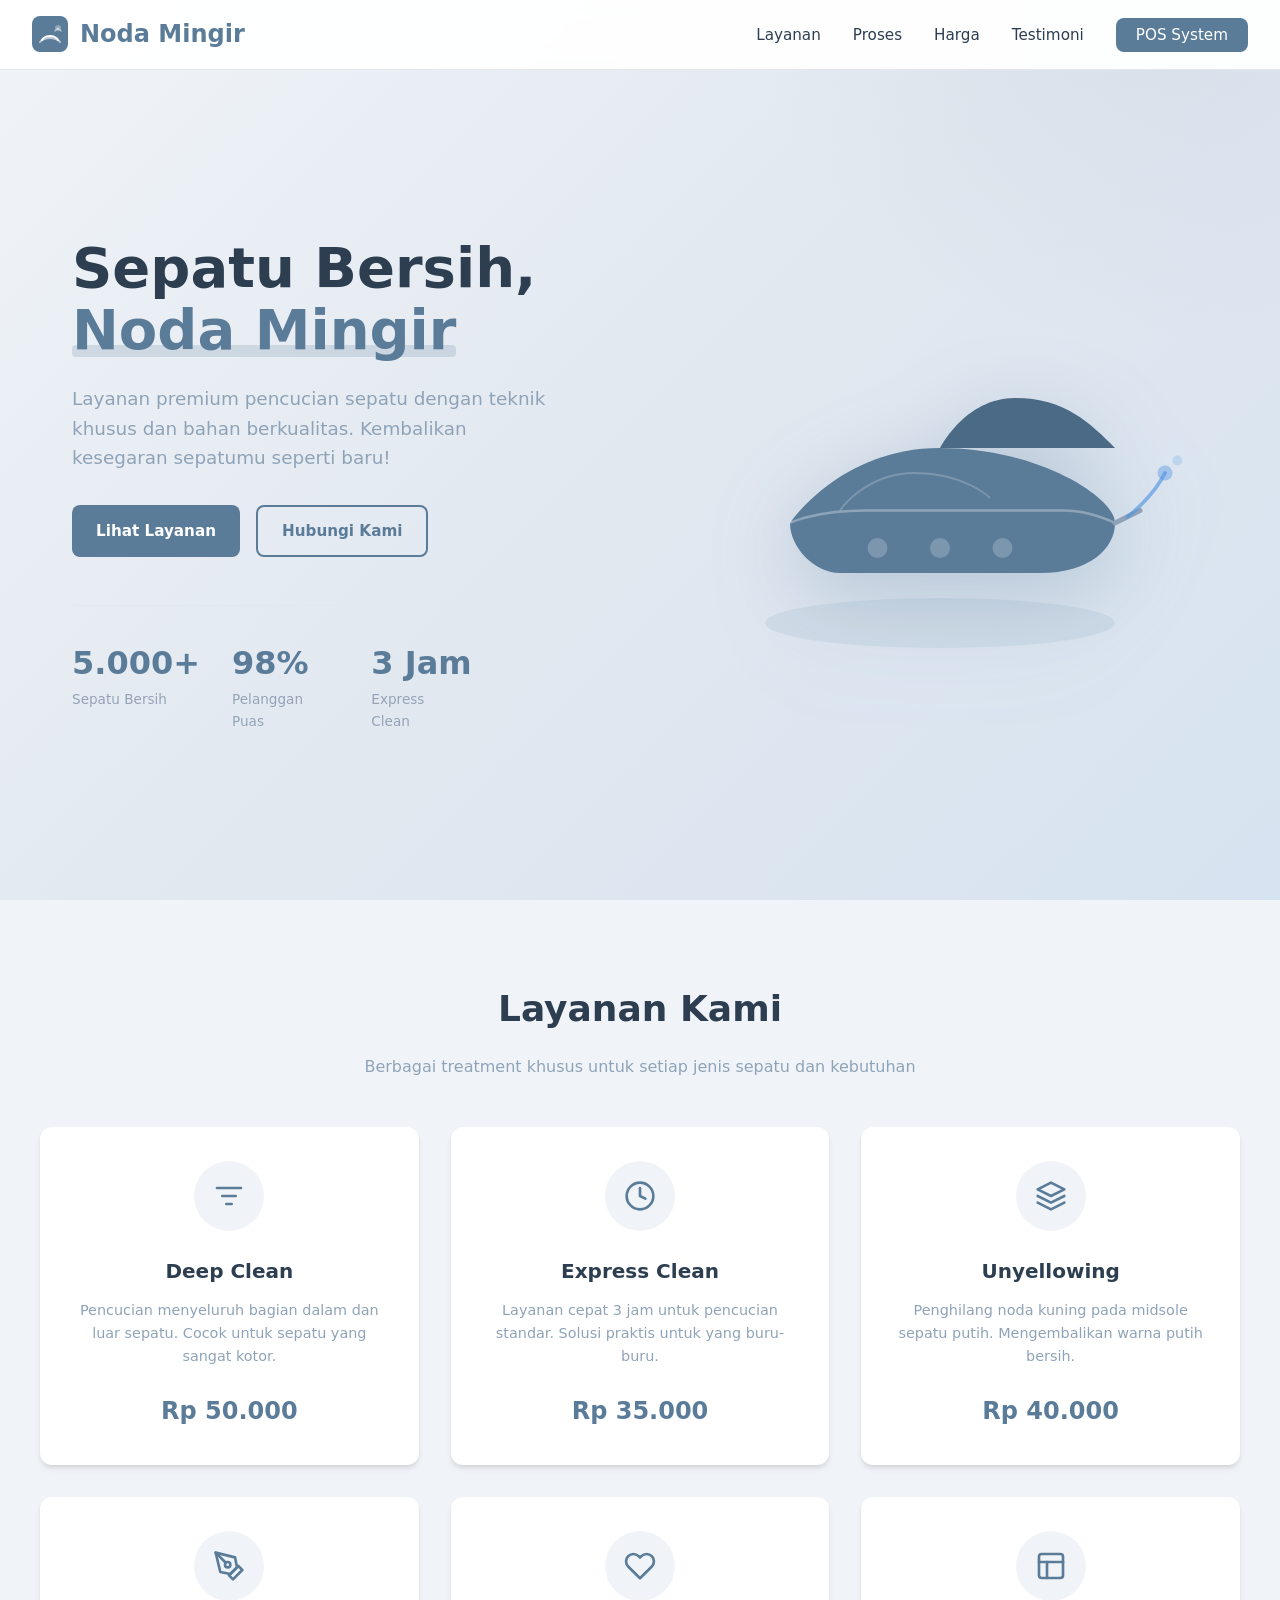
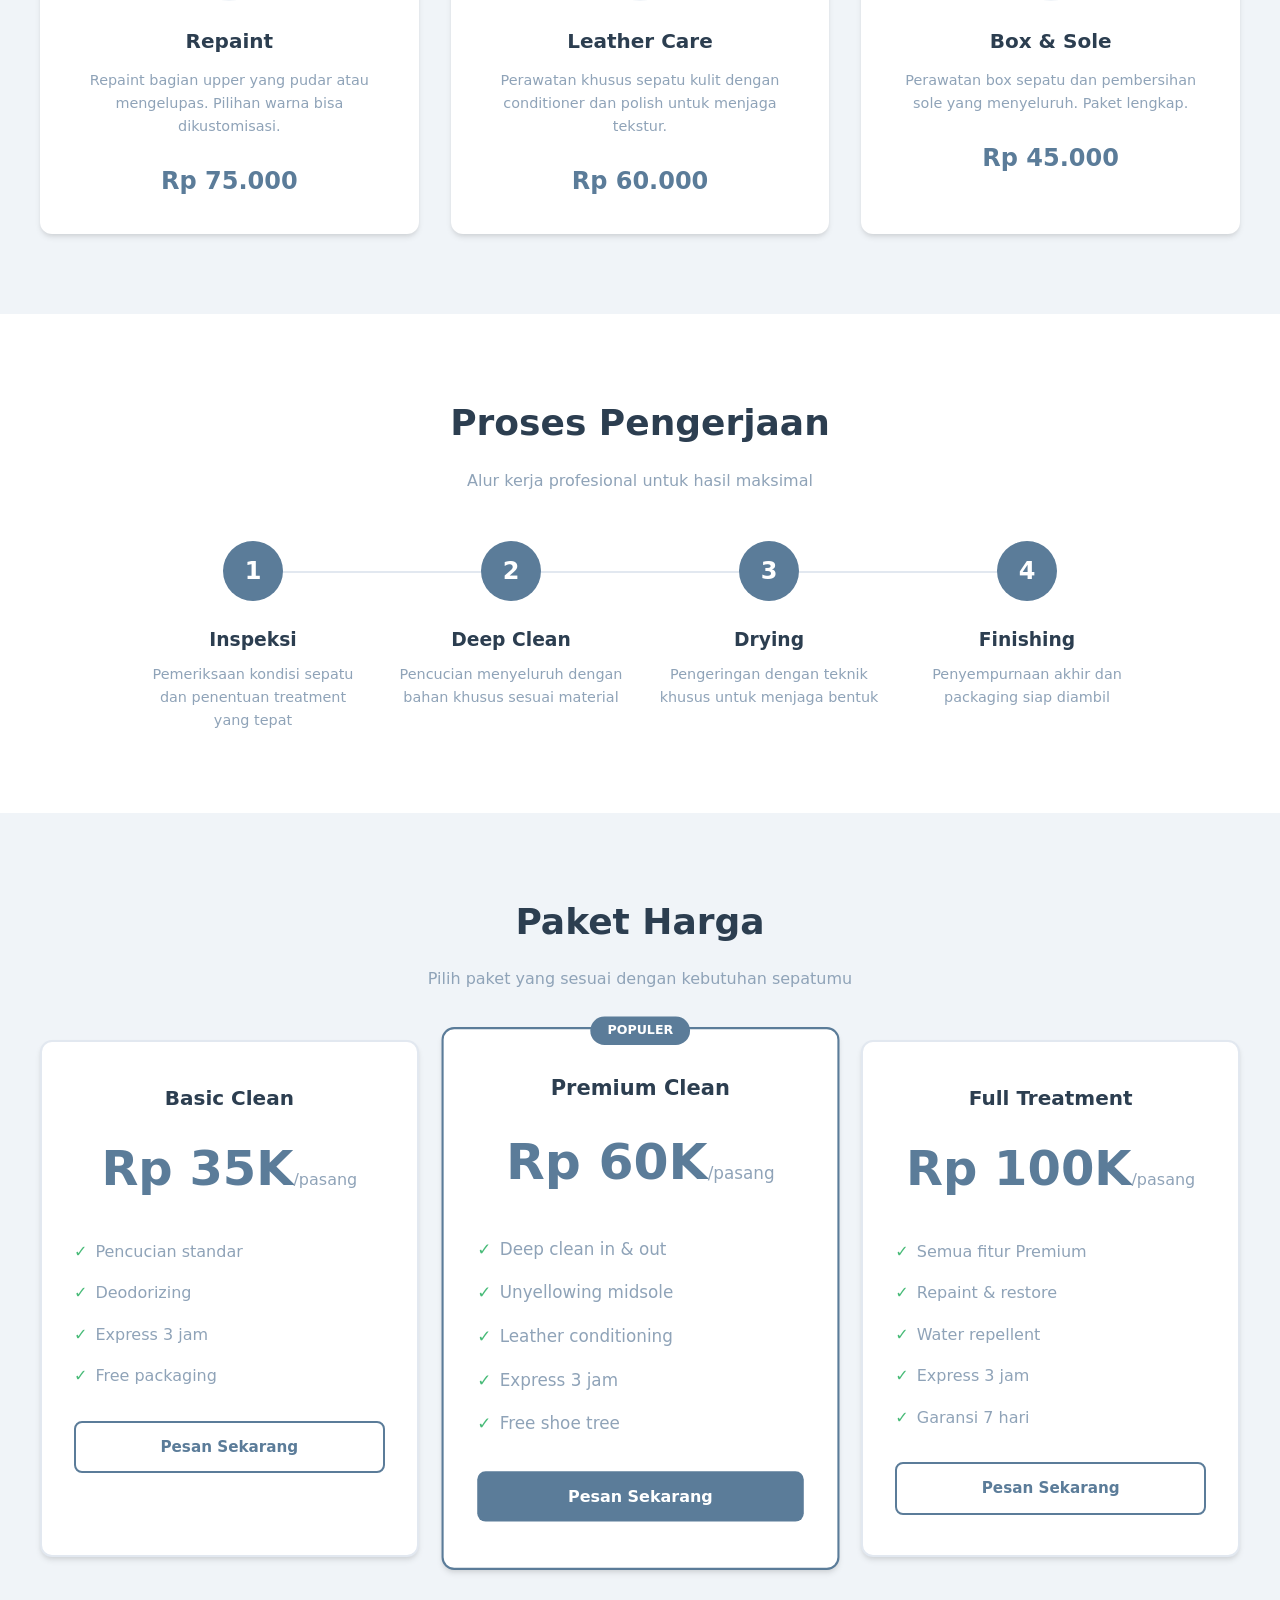
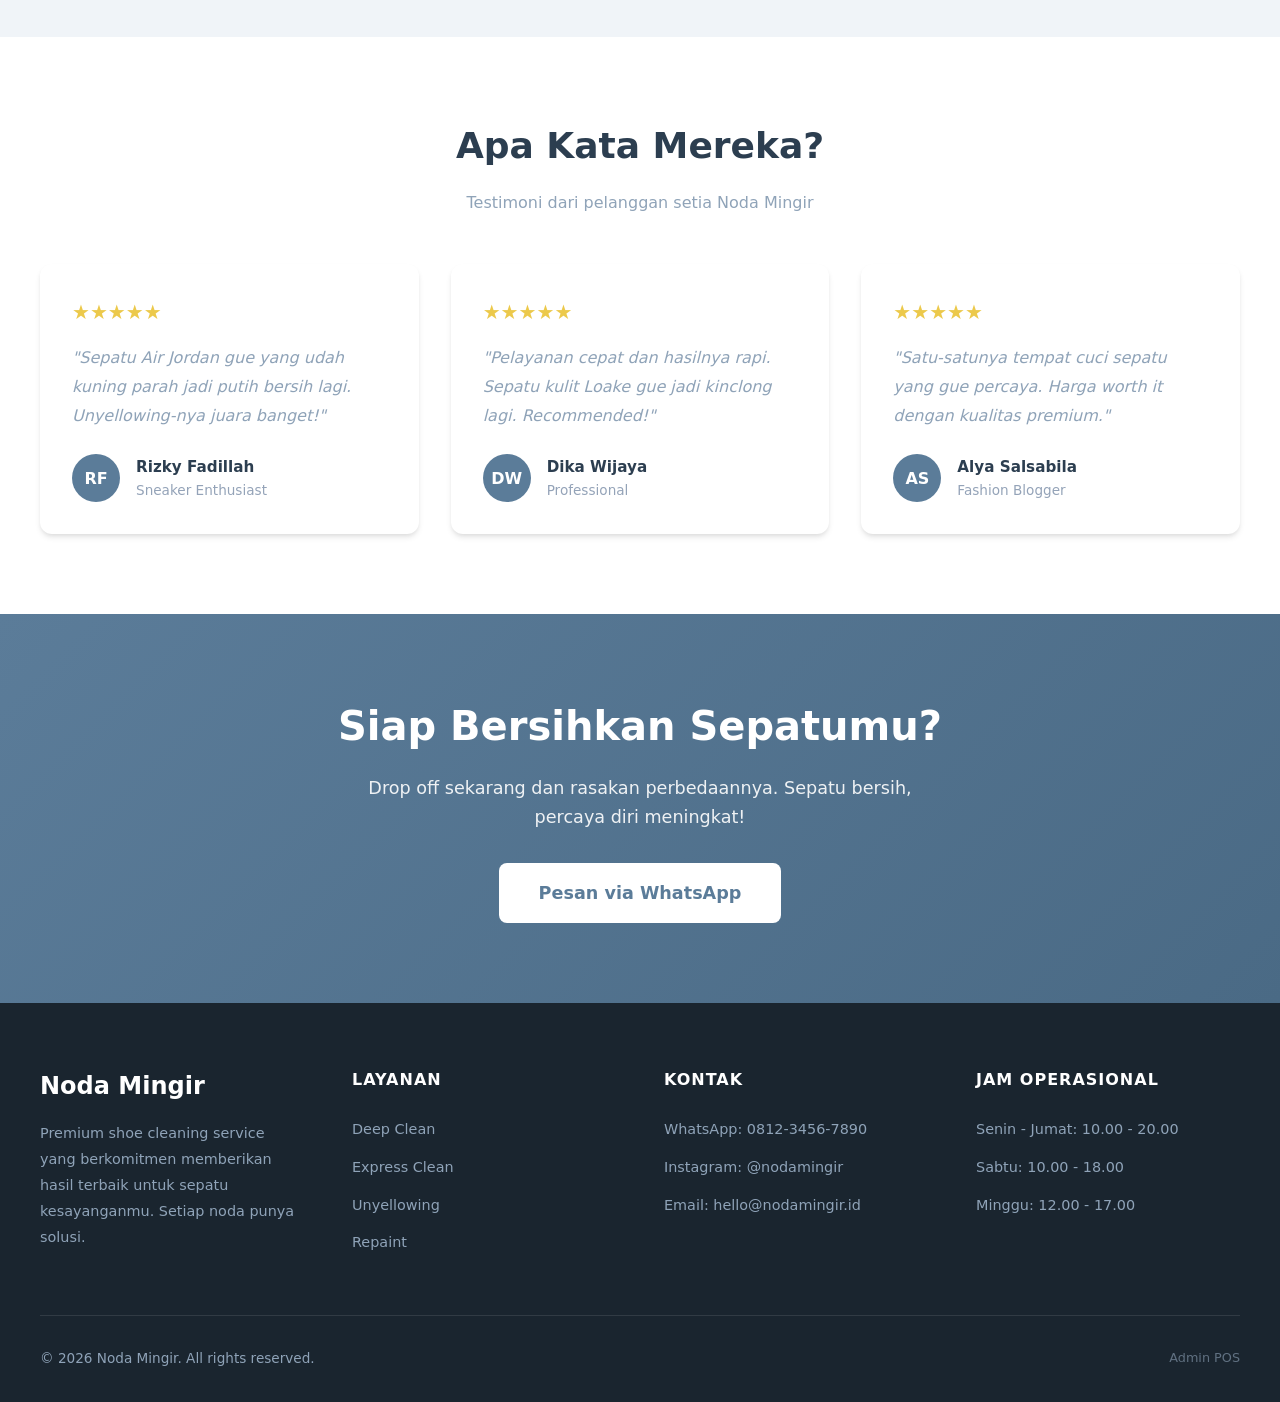
<file: index.html>
<!DOCTYPE html>
<html lang="id">
<head>
  <meta charset="UTF-8">
  <meta name="viewport" content="width=device-width, initial-scale=1.0">
  <title>Noda Mingir — Premium Shoe Cleaning</title>
  <link rel="stylesheet" href="css/style.css">
  <style>
    /* Hero Section */
    .hero {
      min-height: 100vh;
      display: flex;
      align-items: center;
      background: linear-gradient(135deg, #F0F4F8 0%, #E2E8F0 50%, #D6E3F0 100%);
      padding-top: 70px;
      position: relative;
      overflow: hidden;
    }

    .hero::before {
      content: '';
      position: absolute;
      top: -50%;
      right: -20%;
      width: 800px;
      height: 800px;
      background: radial-gradient(circle, rgba(91,124,153,0.08) 0%, transparent 70%);
      border-radius: 50%;
    }

    .hero-container {
      max-width: 1200px;
      margin: 0 auto;
      padding: 2rem;
      display: grid;
      grid-template-columns: 1fr 1fr;
      gap: 4rem;
      align-items: center;
      position: relative;
      z-index: 1;
    }

    .hero-content h1 {
      font-size: 3.5rem;
      font-weight: 800;
      color: var(--dark);
      line-height: 1.1;
      margin-bottom: 1.5rem;
    }

    .hero-content h1 span {
      color: var(--primary);
      position: relative;
    }

    .hero-content h1 span::after {
      content: '';
      position: absolute;
      bottom: 5px;
      left: 0;
      width: 100%;
      height: 12px;
      background: rgba(91,124,153,0.2);
      z-index: -1;
      border-radius: 4px;
    }

    .hero-content p {
      font-size: 1.15rem;
      color: var(--secondary);
      margin-bottom: 2rem;
      max-width: 90%;
    }

    .hero-buttons {
      display: flex;
      gap: 1rem;
      flex-wrap: wrap;
    }

    .hero-visual {
      position: relative;
      display: flex;
      justify-content: center;
      align-items: center;
    }

    .hero-shoe {
      width: 100%;
      max-width: 500px;
      filter: drop-shadow(0 20px 40px rgba(91,124,153,0.3));
      animation: float 6s ease-in-out infinite;
    }

    @keyframes float {
      0%, 100% { transform: translateY(0px); }
      50% { transform: translateY(-20px); }
    }

    .hero-stats {
      display: flex;
      gap: 2rem;
      margin-top: 3rem;
      padding-top: 2rem;
      border-top: 1px solid var(--gray);
    }

    .stat-item h3 {
      font-size: 2rem;
      color: var(--primary);
      font-weight: 800;
    }

    .stat-item p {
      font-size: 0.85rem;
      color: var(--gray-dark);
      margin: 0;
    }

    /* Section Styles */
    .section {
      padding: 5rem 2rem;
    }

    .section-header {
      text-align: center;
      max-width: 600px;
      margin: 0 auto 3rem;
    }

    .section-header h2 {
      font-size: 2.25rem;
      font-weight: 800;
      color: var(--dark);
      margin-bottom: 1rem;
    }

    .section-header p {
      color: var(--secondary);
    }

    .section-alt {
      background: white;
    }

    /* Services */
    .services-grid {
      max-width: 1200px;
      margin: 0 auto;
      display: grid;
      grid-template-columns: repeat(auto-fit, minmax(280px, 1fr));
      gap: 2rem;
    }

    .service-card {
      background: white;
      border-radius: var(--radius);
      padding: 2rem;
      text-align: center;
      box-shadow: var(--shadow);
      transition: var(--transition);
      border: 2px solid transparent;
    }

    .service-card:hover {
      transform: translateY(-8px);
      box-shadow: var(--shadow-lg);
      border-color: var(--primary);
    }

    .service-icon {
      width: 70px;
      height: 70px;
      background: var(--light);
      border-radius: 50%;
      display: flex;
      align-items: center;
      justify-content: center;
      margin: 0 auto 1.5rem;
      color: var(--primary);
    }

    .service-icon svg {
      width: 32px;
      height: 32px;
    }

    .service-card h3 {
      font-size: 1.25rem;
      margin-bottom: 0.75rem;
      color: var(--dark);
    }

    .service-card p {
      color: var(--secondary);
      font-size: 0.9rem;
      margin-bottom: 1.5rem;
    }

    .service-price {
      font-size: 1.5rem;
      font-weight: 800;
      color: var(--primary);
    }

    /* Process */
    .process-grid {
      max-width: 1000px;
      margin: 0 auto;
      display: grid;
      grid-template-columns: repeat(4, 1fr);
      gap: 2rem;
      position: relative;
    }

    .process-step {
      text-align: center;
      position: relative;
    }

    .step-number {
      width: 60px;
      height: 60px;
      background: var(--primary);
      color: white;
      border-radius: 50%;
      display: flex;
      align-items: center;
      justify-content: center;
      font-size: 1.5rem;
      font-weight: 800;
      margin: 0 auto 1.5rem;
      position: relative;
      z-index: 2;
    }

    .process-step h3 {
      margin-bottom: 0.5rem;
      color: var(--dark);
    }

    .process-step p {
      font-size: 0.9rem;
      color: var(--secondary);
    }

    .process-line {
      position: absolute;
      top: 30px;
      left: 12.5%;
      right: 12.5%;
      height: 2px;
      background: var(--gray);
      z-index: 1;
    }

    /* Pricing */
    .pricing-grid {
      max-width: 1200px;
      margin: 0 auto;
      display: grid;
      grid-template-columns: repeat(auto-fit, minmax(300px, 1fr));
      gap: 2rem;
    }

    .pricing-card {
      background: white;
      border-radius: var(--radius);
      padding: 2.5rem 2rem;
      text-align: center;
      box-shadow: var(--shadow);
      transition: var(--transition);
      position: relative;
      border: 2px solid var(--gray);
    }

    .pricing-card.featured {
      border-color: var(--primary);
      transform: scale(1.05);
    }

    .pricing-card.featured::before {
      content: 'POPULER';
      position: absolute;
      top: -12px;
      left: 50%;
      transform: translateX(-50%);
      background: var(--primary);
      color: white;
      padding: 0.25rem 1rem;
      border-radius: 9999px;
      font-size: 0.75rem;
      font-weight: 700;
    }

    .pricing-card:hover {
      box-shadow: var(--shadow-lg);
    }

    .pricing-card h3 {
      font-size: 1.25rem;
      color: var(--dark);
      margin-bottom: 0.5rem;
    }

    .pricing-card .price {
      font-size: 3rem;
      font-weight: 800;
      color: var(--primary);
      margin: 1rem 0;
    }

    .pricing-card .price span {
      font-size: 1rem;
      color: var(--secondary);
      font-weight: 400;
    }

    .pricing-features {
      list-style: none;
      margin: 1.5rem 0;
      text-align: left;
    }

    .pricing-features li {
      padding: 0.5rem 0;
      color: var(--secondary);
      display: flex;
      align-items: center;
      gap: 0.5rem;
    }

    .pricing-features li::before {
      content: '✓';
      color: var(--success);
      font-weight: 800;
    }

    /* Testimonials */
    .testimonials-grid {
      max-width: 1200px;
      margin: 0 auto;
      display: grid;
      grid-template-columns: repeat(auto-fit, minmax(300px, 1fr));
      gap: 2rem;
    }

    .testimonial-card {
      background: white;
      border-radius: var(--radius);
      padding: 2rem;
      box-shadow: var(--shadow);
    }

    .testimonial-stars {
      color: var(--warning);
      margin-bottom: 1rem;
      font-size: 1.25rem;
    }

    .testimonial-text {
      color: var(--secondary);
      font-style: italic;
      margin-bottom: 1.5rem;
      line-height: 1.8;
    }

    .testimonial-author {
      display: flex;
      align-items: center;
      gap: 1rem;
    }

    .author-avatar {
      width: 48px;
      height: 48px;
      border-radius: 50%;
      background: var(--primary);
      color: white;
      display: flex;
      align-items: center;
      justify-content: center;
      font-weight: 700;
    }

    .author-info h4 {
      color: var(--dark);
      font-size: 0.95rem;
    }

    .author-info p {
      color: var(--gray-dark);
      font-size: 0.85rem;
    }

    /* CTA Section */
    .cta-section {
      background: linear-gradient(135deg, var(--primary) 0%, var(--primary-dark) 100%);
      color: white;
      text-align: center;
      padding: 5rem 2rem;
    }

    .cta-section h2 {
      font-size: 2.5rem;
      font-weight: 800;
      margin-bottom: 1rem;
    }

    .cta-section p {
      font-size: 1.1rem;
      opacity: 0.9;
      margin-bottom: 2rem;
      max-width: 600px;
      margin-left: auto;
      margin-right: auto;
    }

    .cta-btn {
      background: white;
      color: var(--primary);
      padding: 1rem 2.5rem;
      font-size: 1.1rem;
      border-radius: var(--radius-sm);
      font-weight: 700;
      text-decoration: none;
      display: inline-block;
      transition: var(--transition);
    }

    .cta-btn:hover {
      transform: translateY(-3px);
      box-shadow: 0 10px 30px rgba(0,0,0,0.2);
    }

    /* Footer */
    .footer {
      background: var(--darker);
      color: white;
      padding: 4rem 2rem 2rem;
    }

    .footer-grid {
      max-width: 1200px;
      margin: 0 auto;
      display: grid;
      grid-template-columns: repeat(auto-fit, minmax(250px, 1fr));
      gap: 3rem;
      margin-bottom: 3rem;
    }

    .footer-brand h3 {
      font-size: 1.5rem;
      margin-bottom: 1rem;
      color: white;
    }

    .footer-brand p {
      color: var(--secondary);
      font-size: 0.9rem;
      line-height: 1.8;
    }

    .footer-links h4 {
      font-size: 1rem;
      margin-bottom: 1.5rem;
      color: white;
      text-transform: uppercase;
      letter-spacing: 1px;
    }

    .footer-links ul {
      list-style: none;
    }

    .footer-links li {
      margin-bottom: 0.75rem;
    }

    .footer-links a {
      color: var(--secondary);
      text-decoration: none;
      transition: var(--transition);
      font-size: 0.9rem;
    }

    .footer-links a:hover {
      color: white;
    }

    .footer-bottom {
      max-width: 1200px;
      margin: 0 auto;
      padding-top: 2rem;
      border-top: 1px solid rgba(255,255,255,0.1);
      display: flex;
      justify-content: space-between;
      align-items: center;
      flex-wrap: wrap;
      gap: 1rem;
      color: var(--secondary);
      font-size: 0.85rem;
    }

    .admin-link {
      color: var(--secondary);
      text-decoration: none;
      font-size: 0.8rem;
      opacity: 0.6;
      transition: var(--transition);
    }

    .admin-link:hover {
      opacity: 1;
      color: white;
    }

    /* Responsive */
    @media (max-width: 768px) {
      .hero-container {
        grid-template-columns: 1fr;
        text-align: center;
        gap: 2rem;
      }

      .hero-content h1 {
        font-size: 2.5rem;
      }

      .hero-buttons {
        justify-content: center;
      }

      .hero-stats {
        justify-content: center;
      }

      .process-grid {
        grid-template-columns: 1fr;
      }

      .process-line {
        display: none;
      }

      .pricing-card.featured {
        transform: none;
      }
    }
  </style>
<base target="_blank">
</head>
<body>
  <!-- Navigation -->
  <nav class="navbar">
    <a href="index.html" class="nav-brand">
      <svg viewBox="0 0 36 36" fill="none" xmlns="http://www.w3.org/2000/svg">
        <rect width="36" height="36" rx="8" fill="#5B7C99"/>
        <path d="M10 24C10 24 12 20 18 20C24 20 26 24 26 24" stroke="white" stroke-width="2" stroke-linecap="round"/>
        <path d="M8 26C8 26 11 22 18 22C25 22 28 26 28 26" stroke="white" stroke-width="2" stroke-linecap="round" opacity="0.6"/>
        <circle cx="26" cy="12" r="3" fill="white" opacity="0.3"/>
        <path d="M23 15L26 12L29 15" stroke="white" stroke-width="1.5" stroke-linecap="round" stroke-linejoin="round" opacity="0.5"/>
      </svg>
      Noda Mingir
    </a>
    <ul class="nav-links" id="navLinks">
      <li><a href="#layanan">Layanan</a></li>
      <li><a href="#proses">Proses</a></li>
      <li><a href="#harga">Harga</a></li>
      <li><a href="#testimoni">Testimoni</a></li>
      <li><a href="pos.html" class="nav-cta">POS System</a></li>
    </ul>
    <button class="mobile-menu-btn" onclick="toggleMenu()">
      <svg width="24" height="24" viewBox="0 0 24 24" fill="none" stroke="currentColor" stroke-width="2">
        <line x1="3" y1="6" x2="21" y2="6"/>
        <line x1="3" y1="12" x2="21" y2="12"/>
        <line x1="3" y1="18" x2="21" y2="18"/>
      </svg>
    </button>
  </nav>

  <!-- Hero -->
  <section class="hero">
    <div class="hero-container">
      <div class="hero-content">
        <h1>Sepatu Bersih,<br><span>Noda Mingir</span></h1>
        <p>Layanan premium pencucian sepatu dengan teknik khusus dan bahan berkualitas. Kembalikan kesegaran sepatumu seperti baru!</p>
        <div class="hero-buttons">
          <a href="#layanan" class="btn btn-primary">Lihat Layanan</a>
          <a href="https://wa.me/6281234567890" class="btn btn-outline" target="_blank">Hubungi Kami</a>
        </div>
        <div class="hero-stats">
          <div class="stat-item">
            <h3>5.000+</h3>
            <p>Sepatu Bersih</p>
          </div>
          <div class="stat-item">
            <h3>98%</h3>
            <p>Pelanggan Puas</p>
          </div>
          <div class="stat-item">
            <h3>3 Jam</h3>
            <p>Express Clean</p>
          </div>
        </div>
      </div>
      <div class="hero-visual">
        <svg class="hero-shoe" viewBox="0 0 400 300" fill="none" xmlns="http://www.w3.org/2000/svg">
          <ellipse cx="200" cy="260" rx="140" ry="20" fill="#5B7C99" opacity="0.1"/>
          <path d="M80 180C80 180 120 120 200 120C280 120 340 160 340 180C340 200 320 220 280 220H120C100 220 80 200 80 180Z" fill="#5B7C99"/>
          <path d="M80 180C80 180 100 170 140 170H300C320 170 340 180 340 180" stroke="white" stroke-width="2" opacity="0.3"/>
          <path d="M200 120C200 120 220 80 260 80C300 80 320 100 340 120" fill="#4A6A85"/>
          <path d="M120 170C120 170 140 140 180 140C220 140 240 160 240 160" stroke="white" stroke-width="1.5" opacity="0.2"/>
          <circle cx="150" cy="200" r="8" fill="white" opacity="0.2"/>
          <circle cx="200" cy="200" r="8" fill="white" opacity="0.2"/>
          <circle cx="250" cy="200" r="8" fill="white" opacity="0.2"/>
          <path d="M340 180L360 170" stroke="#8FA3B8" stroke-width="4" stroke-linecap="round"/>
          <path d="M350 175C350 175 370 160 380 140" stroke="#4A90E2" stroke-width="3" stroke-linecap="round" opacity="0.6"/>
          <circle cx="380" cy="140" r="6" fill="#4A90E2" opacity="0.4"/>
          <circle cx="390" cy="130" r="4" fill="#4A90E2" opacity="0.2"/>
        </svg>
      </div>
    </div>
  </section>

  <!-- Services -->
  <section class="section" id="layanan">
    <div class="section-header">
      <h2>Layanan Kami</h2>
      <p>Berbagai treatment khusus untuk setiap jenis sepatu dan kebutuhan</p>
    </div>
    <div class="services-grid">
      <div class="service-card">
        <div class="service-icon">
          <svg viewBox="0 0 24 24" fill="none" stroke="currentColor" stroke-width="2" stroke-linecap="round" stroke-linejoin="round">
            <path d="M3 6h18"/>
            <path d="M7 12h10"/>
            <path d="M10 18h4"/>
          </svg>
        </div>
        <h3>Deep Clean</h3>
        <p>Pencucian menyeluruh bagian dalam dan luar sepatu. Cocok untuk sepatu yang sangat kotor.</p>
        <div class="service-price">Rp 50.000</div>
      </div>
      <div class="service-card">
        <div class="service-icon">
          <svg viewBox="0 0 24 24" fill="none" stroke="currentColor" stroke-width="2" stroke-linecap="round" stroke-linejoin="round">
            <circle cx="12" cy="12" r="10"/>
            <path d="M12 6v6l4 2"/>
          </svg>
        </div>
        <h3>Express Clean</h3>
        <p>Layanan cepat 3 jam untuk pencucian standar. Solusi praktis untuk yang buru-buru.</p>
        <div class="service-price">Rp 35.000</div>
      </div>
      <div class="service-card">
        <div class="service-icon">
          <svg viewBox="0 0 24 24" fill="none" stroke="currentColor" stroke-width="2" stroke-linecap="round" stroke-linejoin="round">
            <path d="M12 2L2 7l10 5 10-5-10-5z"/>
            <path d="M2 17l10 5 10-5"/>
            <path d="M2 12l10 5 10-5"/>
          </svg>
        </div>
        <h3>Unyellowing</h3>
        <p>Penghilang noda kuning pada midsole sepatu putih. Mengembalikan warna putih bersih.</p>
        <div class="service-price">Rp 40.000</div>
      </div>
      <div class="service-card">
        <div class="service-icon">
          <svg viewBox="0 0 24 24" fill="none" stroke="currentColor" stroke-width="2" stroke-linecap="round" stroke-linejoin="round">
            <path d="M12 19l7-7 3 3-7 7-3-3z"/>
            <path d="M18 13l-1.5-7.5L2 2l3.5 14.5L13 18l5-5z"/>
            <path d="M2 2l7.586 7.586"/>
            <circle cx="11" cy="11" r="2"/>
          </svg>
        </div>
        <h3>Repaint</h3>
        <p>Repaint bagian upper yang pudar atau mengelupas. Pilihan warna bisa dikustomisasi.</p>
        <div class="service-price">Rp 75.000</div>
      </div>
      <div class="service-card">
        <div class="service-icon">
          <svg viewBox="0 0 24 24" fill="none" stroke="currentColor" stroke-width="2" stroke-linecap="round" stroke-linejoin="round">
            <path d="M20.84 4.61a5.5 5.5 0 0 0-7.78 0L12 5.67l-1.06-1.06a5.5 5.5 0 0 0-7.78 7.78l1.06 1.06L12 21.23l7.78-7.78 1.06-1.06a5.5 5.5 0 0 0 0-7.78z"/>
          </svg>
        </div>
        <h3>Leather Care</h3>
        <p>Perawatan khusus sepatu kulit dengan conditioner dan polish untuk menjaga tekstur.</p>
        <div class="service-price">Rp 60.000</div>
      </div>
      <div class="service-card">
        <div class="service-icon">
          <svg viewBox="0 0 24 24" fill="none" stroke="currentColor" stroke-width="2" stroke-linecap="round" stroke-linejoin="round">
            <rect x="3" y="3" width="18" height="18" rx="2" ry="2"/>
            <line x1="3" y1="9" x2="21" y2="9"/>
            <line x1="9" y1="21" x2="9" y2="9"/>
          </svg>
        </div>
        <h3>Box & Sole</h3>
        <p>Perawatan box sepatu dan pembersihan sole yang menyeluruh. Paket lengkap.</p>
        <div class="service-price">Rp 45.000</div>
      </div>
    </div>
  </section>

  <!-- Process -->
  <section class="section section-alt" id="proses">
    <div class="section-header">
      <h2>Proses Pengerjaan</h2>
      <p>Alur kerja profesional untuk hasil maksimal</p>
    </div>
    <div class="process-grid">
      <div class="process-line"></div>
      <div class="process-step">
        <div class="step-number">1</div>
        <h3>Inspeksi</h3>
        <p>Pemeriksaan kondisi sepatu dan penentuan treatment yang tepat</p>
      </div>
      <div class="process-step">
        <div class="step-number">2</div>
        <h3>Deep Clean</h3>
        <p>Pencucian menyeluruh dengan bahan khusus sesuai material</p>
      </div>
      <div class="process-step">
        <div class="step-number">3</div>
        <h3>Drying</h3>
        <p>Pengeringan dengan teknik khusus untuk menjaga bentuk</p>
      </div>
      <div class="process-step">
        <div class="step-number">4</div>
        <h3>Finishing</h3>
        <p>Penyempurnaan akhir dan packaging siap diambil</p>
      </div>
    </div>
  </section>

  <!-- Pricing -->
  <section class="section" id="harga">
    <div class="section-header">
      <h2>Paket Harga</h2>
      <p>Pilih paket yang sesuai dengan kebutuhan sepatumu</p>
    </div>
    <div class="pricing-grid">
      <div class="pricing-card">
        <h3>Basic Clean</h3>
        <div class="price">Rp 35K<span>/pasang</span></div>
        <ul class="pricing-features">
          <li>Pencucian standar</li>
          <li>Deodorizing</li>
          <li>Express 3 jam</li>
          <li>Free packaging</li>
        </ul>
        <a href="https://wa.me/6281234567890?text=Halo%20Noda%20Mingir,%20saya%20mau%20pesan%20Basic%20Clean" class="btn btn-outline" style="width:100%;justify-content:center;" target="_blank">Pesan Sekarang</a>
      </div>
      <div class="pricing-card featured">
        <h3>Premium Clean</h3>
        <div class="price">Rp 60K<span>/pasang</span></div>
        <ul class="pricing-features">
          <li>Deep clean in & out</li>
          <li>Unyellowing midsole</li>
          <li>Leather conditioning</li>
          <li>Express 3 jam</li>
          <li>Free shoe tree</li>
        </ul>
        <a href="https://wa.me/6281234567890?text=Halo%20Noda%20Mingir,%20saya%20mau%20pesan%20Premium%20Clean" class="btn btn-primary" style="width:100%;justify-content:center;" target="_blank">Pesan Sekarang</a>
      </div>
      <div class="pricing-card">
        <h3>Full Treatment</h3>
        <div class="price">Rp 100K<span>/pasang</span></div>
        <ul class="pricing-features">
          <li>Semua fitur Premium</li>
          <li>Repaint & restore</li>
          <li>Water repellent</li>
          <li>Express 3 jam</li>
          <li>Garansi 7 hari</li>
        </ul>
        <a href="https://wa.me/6281234567890?text=Halo%20Noda%20Mingir,%20saya%20mau%20pesan%20Full%20Treatment" class="btn btn-outline" style="width:100%;justify-content:center;" target="_blank">Pesan Sekarang</a>
      </div>
    </div>
  </section>

  <!-- Testimonials -->
  <section class="section section-alt" id="testimoni">
    <div class="section-header">
      <h2>Apa Kata Mereka?</h2>
      <p>Testimoni dari pelanggan setia Noda Mingir</p>
    </div>
    <div class="testimonials-grid">
      <div class="testimonial-card">
        <div class="testimonial-stars">★★★★★</div>
        <p class="testimonial-text">"Sepatu Air Jordan gue yang udah kuning parah jadi putih bersih lagi. Unyellowing-nya juara banget!"</p>
        <div class="testimonial-author">
          <div class="author-avatar">RF</div>
          <div class="author-info">
            <h4>Rizky Fadillah</h4>
            <p>Sneaker Enthusiast</p>
          </div>
        </div>
      </div>
      <div class="testimonial-card">
        <div class="testimonial-stars">★★★★★</div>
        <p class="testimonial-text">"Pelayanan cepat dan hasilnya rapi. Sepatu kulit Loake gue jadi kinclong lagi. Recommended!"</p>
        <div class="testimonial-author">
          <div class="author-avatar">DW</div>
          <div class="author-info">
            <h4>Dika Wijaya</h4>
            <p>Professional</p>
          </div>
        </div>
      </div>
      <div class="testimonial-card">
        <div class="testimonial-stars">★★★★★</div>
        <p class="testimonial-text">"Satu-satunya tempat cuci sepatu yang gue percaya. Harga worth it dengan kualitas premium."</p>
        <div class="testimonial-author">
          <div class="author-avatar">AS</div>
          <div class="author-info">
            <h4>Alya Salsabila</h4>
            <p>Fashion Blogger</p>
          </div>
        </div>
      </div>
    </div>
  </section>

  <!-- CTA -->
  <section class="cta-section">
    <h2>Siap Bersihkan Sepatumu?</h2>
<p>Drop off sekarang dan rasakan perbedaannya. Sepatu bersih, percaya diri meningkat!</p>
    <a href="https://wa.me/6281234567890" class="cta-btn" target="_blank">Pesan via WhatsApp</a>
  </section>

  <!-- Footer -->
  <footer class="footer">
    <div class="footer-grid">
      <div class="footer-brand">
        <h3>Noda Mingir</h3>
        <p>Premium shoe cleaning service yang berkomitmen memberikan hasil terbaik untuk sepatu kesayanganmu. Setiap noda punya solusi.</p>
      </div>
      <div class="footer-links">
        <h4>Layanan</h4>
        <ul>
          <li><a href="#layanan">Deep Clean</a></li>
          <li><a href="#layanan">Express Clean</a></li>
          <li><a href="#layanan">Unyellowing</a></li>
          <li><a href="#layanan">Repaint</a></li>
        </ul>
      </div>
      <div class="footer-links">
        <h4>Kontak</h4>
        <ul>
          <li><a href="https://wa.me/6281234567890" target="_blank">WhatsApp: 0812-3456-7890</a></li>
          <li><a href="#">Instagram: @nodamingir</a></li>
          <li><a href="#">Email: hello@nodamingir.id</a></li>
        </ul>
      </div>
      <div class="footer-links">
        <h4>Jam Operasional</h4>
        <ul>
          <li><a href="#">Senin - Jumat: 10.00 - 20.00</a></li>
          <li><a href="#">Sabtu: 10.00 - 18.00</a></li>
          <li><a href="#">Minggu: 12.00 - 17.00</a></li>
        </ul>
      </div>
    </div>
    <div class="footer-bottom">
      <p>&copy; 2026 Noda Mingir. All rights reserved.</p>
      <a href="pos.html" class="admin-link">Admin POS</a>
    </div>
  </footer>

  <script>
    function toggleMenu() {
      document.getElementById('navLinks').classList.toggle('active');
    }
  </script>
</body>
</html>
</file>
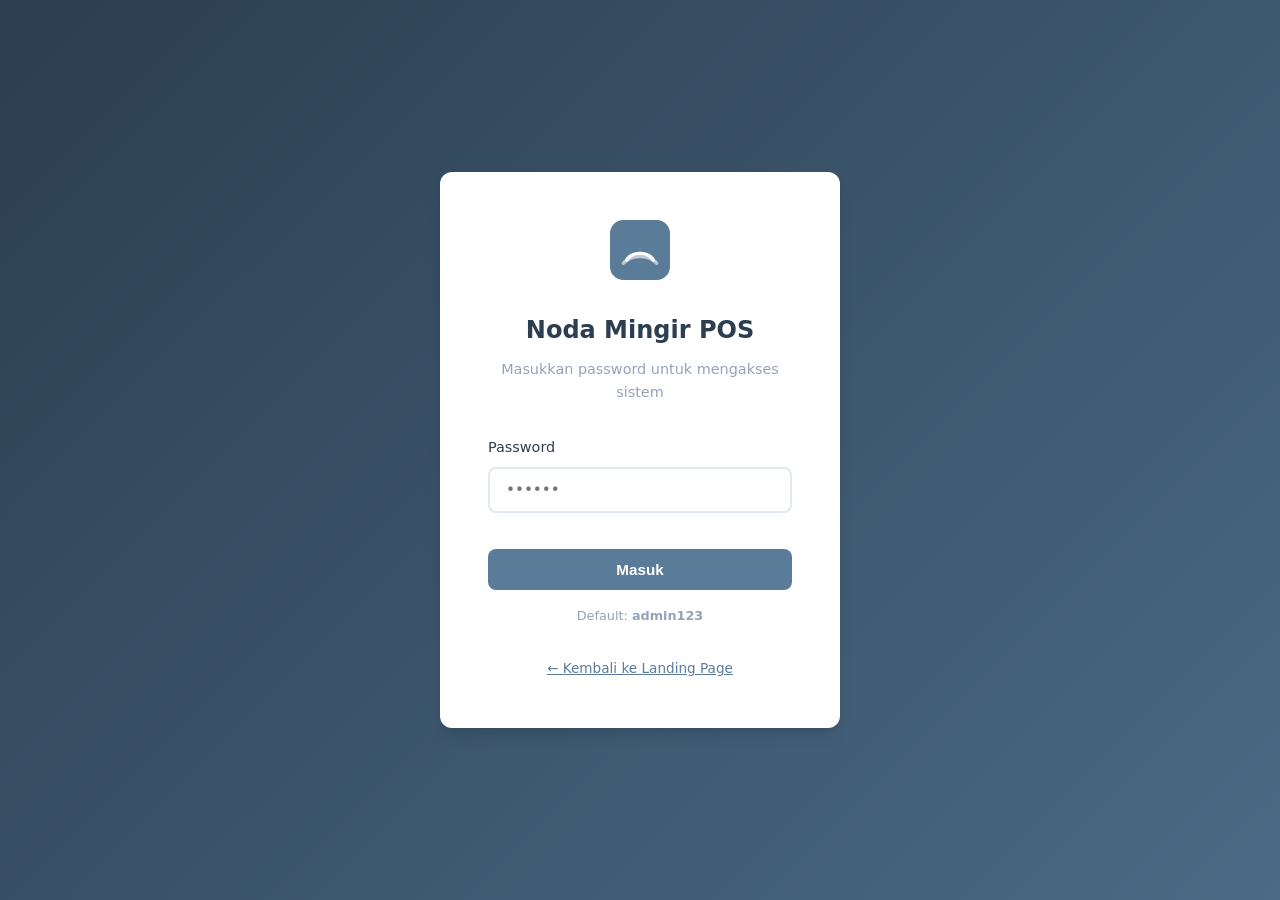
<file: pos.html>
<!DOCTYPE html>
<html lang="id">
<head>
  <meta charset="UTF-8">
  <meta name="viewport" content="width=device-width, initial-scale=1.0">
  <title>Noda Mingir — POS System</title>
  <link rel="stylesheet" href="css/style.css">
  <style>
    .pos-layout {
      display: flex;
      min-height: 100vh;
    }

    .sidebar {
      width: 260px;
      background: var(--dark);
      color: white;
      padding: 1.5rem;
      display: flex;
      flex-direction: column;
      position: fixed;
      height: 100vh;
      overflow-y: auto;
      z-index: 100;
    }

    .sidebar-brand {
      display: flex;
      align-items: center;
      gap: 0.75rem;
      font-size: 1.25rem;
      font-weight: 800;
      margin-bottom: 2rem;
      padding-bottom: 1.5rem;
      border-bottom: 1px solid rgba(255,255,255,0.1);
    }

    .sidebar-brand svg {
      width: 32px;
      height: 32px;
    }

    .nav-menu {
      list-style: none;
      flex: 1;
    }

    .nav-menu li {
      margin-bottom: 0.5rem;
    }

    .nav-menu a {
      display: flex;
      align-items: center;
      gap: 0.75rem;
      padding: 0.75rem 1rem;
      color: rgba(255,255,255,0.7);
      text-decoration: none;
      border-radius: var(--radius-sm);
      transition: var(--transition);
      font-size: 0.9rem;
      cursor: pointer;
      border: none;
      background: none;
      width: 100%;
      font-family: inherit;
    }

    .nav-menu a:hover,
    .nav-menu a.active {
      background: var(--primary);
      color: white;
    }

    .nav-menu svg {
      width: 20px;
      height: 20px;
    }

    .sidebar-footer {
      padding-top: 1.5rem;
      border-top: 1px solid rgba(255,255,255,0.1);
      font-size: 0.8rem;
      color: rgba(255,255,255,0.5);
      text-align: center;
    }

    .main-content {
      flex: 1;
      margin-left: 260px;
      padding: 2rem;
      background: var(--light);
      min-height: 100vh;
    }

    .page-header {
      display: flex;
      justify-content: space-between;
      align-items: center;
      margin-bottom: 2rem;
    }

    .page-header h1 {
      font-size: 1.75rem;
      color: var(--dark);
    }

    .header-actions {
      display: flex;
      gap: 1rem;
      align-items: center;
    }

    .sync-status {
      display: flex;
      align-items: center;
      gap: 0.5rem;
      font-size: 0.85rem;
      color: var(--gray-dark);
    }

    .sync-dot {
      width: 8px;
      height: 8px;
      border-radius: 50%;
      background: var(--success);
      animation: pulse 2s infinite;
    }

    .sync-dot.offline {
      background: var(--danger);
      animation: none;
    }

    @keyframes pulse {
      0%, 100% { opacity: 1; }
      50% { opacity: 0.5; }
    }

    /* Stats Cards */
    .stats-grid {
      display: grid;
      grid-template-columns: repeat(auto-fit, minmax(220px, 1fr));
      gap: 1.5rem;
      margin-bottom: 2rem;
    }

    .stat-card {
      background: white;
      border-radius: var(--radius);
      padding: 1.5rem;
      box-shadow: var(--shadow);
      display: flex;
      align-items: center;
      gap: 1rem;
    }

    .stat-icon {
      width: 50px;
      height: 50px;
      border-radius: var(--radius-sm);
      display: flex;
      align-items: center;
      justify-content: center;
    }

    .stat-icon.blue { background: #DBEAFE; color: #1E40AF; }
    .stat-icon.green { background: #D1FAE5; color: #065F46; }
    .stat-icon.orange { background: #FEF3C7; color: #92400E; }
    .stat-icon.purple { background: #E0E7FF; color: #3730A3; }

    .stat-icon svg {
      width: 24px;
      height: 24px;
    }

    .stat-info h3 {
      font-size: 1.75rem;
      font-weight: 800;
      color: var(--dark);
    }

    .stat-info p {
      font-size: 0.85rem;
      color: var(--gray-dark);
    }

    /* Content Sections */
    .content-section {
      display: none;
    }

    .content-section.active {
      display: block;
    }

    /* Form Styles */
    .form-grid {
      display: grid;
      grid-template-columns: repeat(2, 1fr);
      gap: 1.5rem;
    }

    .form-grid .full-width {
      grid-column: 1 / -1;
    }

    .order-form {
      background: white;
      border-radius: var(--radius);
      padding: 2rem;
      box-shadow: var(--shadow);
    }

    .form-section-title {
      font-size: 1.1rem;
      font-weight: 700;
      color: var(--dark);
      margin-bottom: 1.5rem;
      padding-bottom: 0.75rem;
      border-bottom: 2px solid var(--gray);
    }

    .service-selector {
      display: grid;
      grid-template-columns: repeat(auto-fill, minmax(150px, 1fr));
      gap: 1rem;
      margin-bottom: 1.5rem;
    }

    .service-option {
      border: 2px solid var(--gray);
      border-radius: var(--radius-sm);
      padding: 1rem;
      text-align: center;
      cursor: pointer;
      transition: var(--transition);
      background: white;
    }

    .service-option:hover {
      border-color: var(--primary);
    }

    .service-option.selected {
      border-color: var(--primary);
      background: rgba(91, 124, 153, 0.05);
    }

    .service-option h4 {
      font-size: 0.9rem;
      margin-bottom: 0.25rem;
    }

    .service-option .price {
      font-weight: 700;
      color: var(--primary);
    }

    .total-box {
      background: var(--light);
      border-radius: var(--radius-sm);
      padding: 1.5rem;
      display: flex;
      justify-content: space-between;
      align-items: center;
      margin-top: 1.5rem;
    }

    .total-box h3 {
      font-size: 1.5rem;
      color: var(--primary);
    }

    /* Orders Table */
    .filters-bar {
      display: flex;
      gap: 1rem;
      margin-bottom: 1.5rem;
      flex-wrap: wrap;
    }

    .filter-btn {
      padding: 0.5rem 1rem;
      border: 2px solid var(--gray);
      background: white;
      border-radius: var(--radius-sm);
      cursor: pointer;
      font-size: 0.85rem;
      transition: var(--transition);
      font-family: inherit;
    }

    .filter-btn:hover,
    .filter-btn.active {
      border-color: var(--primary);
      background: var(--primary);
      color: white;
    }

    .search-box {
      position: relative;
      flex: 1;
      min-width: 200px;
    }

    .search-box input {
      width: 100%;
      padding: 0.75rem 1rem 0.75rem 2.5rem;
      border: 2px solid var(--gray);
      border-radius: var(--radius-sm);
      font-size: 0.9rem;
    }

    .search-box svg {
      position: absolute;
      left: 0.75rem;
      top: 50%;
      transform: translateY(-50%);
      color: var(--gray-dark);
    }

    .status-select {
      padding: 0.35rem 0.75rem;
      border-radius: var(--radius-sm);
      border: 1px solid var(--gray);
      font-size: 0.85rem;
      cursor: pointer;
      font-family: inherit;
    }

    .action-btn {
      background: none;
      border: none;
      cursor: pointer;
      padding: 0.35rem;
      border-radius: var(--radius-sm);
      transition: var(--transition);
      color: var(--gray-dark);
    }

    .action-btn:hover {
      background: var(--light);
      color: var(--primary);
    }

    .action-btn.delete:hover {
      color: var(--danger);
    }

    /* Services Management */
    .services-list {
      background: white;
      border-radius: var(--radius);
      padding: 1.5rem;
      box-shadow: var(--shadow);
    }

    .service-row {
      display: flex;
      justify-content: space-between;
      align-items: center;
      padding: 1rem;
      border-bottom: 1px solid var(--gray);
    }

    .service-row:last-child {
      border-bottom: none;
    }

    .service-info h4 {
      color: var(--dark);
      margin-bottom: 0.25rem;
    }

    .service-info p {
      font-size: 0.85rem;
      color: var(--gray-dark);
    }

    .service-price-tag {
      font-weight: 700;
      color: var(--primary);
      font-size: 1.1rem;
    }

    .service-actions {
      display: flex;
      gap: 0.5rem;
    }

    /* Login Screen */
    .login-screen {
      position: fixed;
      inset: 0;
      background: linear-gradient(135deg, var(--dark) 0%, var(--primary-dark) 100%);
      display: flex;
      align-items: center;
      justify-content: center;
      z-index: 5000;
    }

    .login-box {
      background: white;
      border-radius: var(--radius);
      padding: 3rem;
      width: 100%;
      max-width: 400px;
      text-align: center;
      box-shadow: var(--shadow-lg);
    }

    .login-box h2 {
      margin-bottom: 0.5rem;
      color: var(--dark);
    }

    .login-box p {
      color: var(--gray-dark);
      margin-bottom: 2rem;
      font-size: 0.9rem;
    }

    .login-logo {
      width: 60px;
      height: 60px;
      margin: 0 auto 1.5rem;
    }

    /* Mobile Sidebar */
    .sidebar-toggle {
      display: none;
      position: fixed;
      bottom: 2rem;
      right: 2rem;
      z-index: 99;
      width: 50px;
      height: 50px;
      border-radius: 50%;
      background: var(--primary);
      color: white;
      border: none;
      cursor: pointer;
      box-shadow: var(--shadow-lg);
    }

    @media (max-width: 768px) {
      .sidebar {
        transform: translateX(-100%);
        transition: transform 0.3s ease;
      }

      .sidebar.open {
        transform: translateX(0);
      }

      .main-content {
        margin-left: 0;
      }

      .sidebar-toggle {
        display: flex;
        align-items: center;
        justify-content: center;
      }

      .form-grid {
        grid-template-columns: 1fr;
      }

      .stats-grid {
        grid-template-columns: 1fr;
      }
    }
  </style>

</head>
<body>
  <!-- Login Screen -->
  <div class="login-screen" id="loginScreen">
    <div class="login-box">
      <svg class="login-logo" viewBox="0 0 36 36" fill="none">
        <rect width="36" height="36" rx="8" fill="#5B7C99"/>
        <path d="M10 24C10 24 12 20 18 20C24 20 26 24 26 24" stroke="white" stroke-width="2" stroke-linecap="round"/>
        <path d="M8 26C8 26 11 22 18 22C25 22 28 26 28 26" stroke="white" stroke-width="2" stroke-linecap="round" opacity="0.6"/>
      </svg>
      <h2>Noda Mingir POS</h2>
      <p>Masukkan password untuk mengakses sistem</p>
      <div class="form-group" style="text-align:left;">
        <label class="form-label">Password</label>
        <input type="password" class="form-input" id="loginPassword" placeholder="••••••">
      </div>
      <button class="btn btn-primary" style="width:100%;margin-top:1rem;justify-content:center;" onclick="doLogin()">Masuk</button>
      <p style="margin-top:1rem;font-size:0.8rem;">Default: <strong>admin123</strong></p>
      <a href="index.html" style="display:block;margin-top:1rem;color:var(--primary);font-size:0.85rem;">← Kembali ke Landing Page</a>
    </div>
  </div>

  <!-- Toast Container -->
  <div class="toast-container" id="toastContainer"></div>

  <!-- Loading Overlay -->
  <div class="loading-overlay hidden" id="loadingOverlay">
    <div class="spinner"></div>
    <p style="color:var(--gray-dark);">Menyinkronkan data...</p>
  </div>

  <!-- POS Layout -->
  <div class="pos-layout" id="posLayout" style="display:none;">
    <!-- Sidebar -->
    <aside class="sidebar" id="sidebar">
      <div class="sidebar-brand">
        <svg viewBox="0 0 36 36" fill="none">
          <rect width="36" height="36" rx="8" fill="white" fill-opacity="0.1"/>
          <path d="M10 24C10 24 12 20 18 20C24 20 26 24 26 24" stroke="white" stroke-width="2" stroke-linecap="round"/>
          <path d="M8 26C8 26 11 22 18 22C25 22 28 26 28 26" stroke="white" stroke-width="2" stroke-linecap="round" opacity="0.6"/>
        </svg>
        Noda Mingir
      </div>
      <ul class="nav-menu">
        <li>
          <a href="#" class="active" onclick="showSection('dashboard', this)">
            <svg viewBox="0 0 24 24" fill="none" stroke="currentColor" stroke-width="2" stroke-linecap="round" stroke-linejoin="round"><rect x="3" y="3" width="7" height="7"/><rect x="14" y="3" width="7" height="7"/><rect x="14" y="14" width="7" height="7"/><rect x="3" y="14" width="7" height="7"/></svg>
            Dashboard
          </a>
        </li>
        <li>
          <a href="#" onclick="showSection('new-order', this)">
            <svg viewBox="0 0 24 24" fill="none" stroke="currentColor" stroke-width="2" stroke-linecap="round" stroke-linejoin="round"><line x1="12" y1="5" x2="12" y2="19"/><line x1="5" y1="12" x2="19" y2="12"/></svg>
            Order Baru
          </a>
        </li>
        <li>
          <a href="#" onclick="showSection('orders', this)">
            <svg viewBox="0 0 24 24" fill="none" stroke="currentColor" stroke-width="2" stroke-linecap="round" stroke-linejoin="round"><path d="M14 2H6a2 2 0 0 0-2 2v16a2 2 0 0 0 2 2h12a2 2 0 0 0 2-2V8z"/><polyline points="14 2 14 8 20 8"/></svg>
            Daftar Order
          </a>
        </li>
        <li>
          <a href="#" onclick="showSection('services', this)">
            <svg viewBox="0 0 24 24" fill="none" stroke="currentColor" stroke-width="2" stroke-linecap="round" stroke-linejoin="round"><polygon points="12 2 15.09 8.26 22 9.27 17 14.14 18.18 21.02 12 17.77 5.82 21.02 7 14.14 2 9.27 8.91 8.26 12 2"/></svg>
            Layanan
          </a>
        </li>
        <li>
          <a href="#" onclick="showSection('settings', this)">
            <svg viewBox="0 0 24 24" fill="none" stroke="currentColor" stroke-width="2" stroke-linecap="round" stroke-linejoin="round"><circle cx="12" cy="12" r="3"/><path d="M19.4 15a1.65 1.65 0 0 0 .33 1.82l.06.06a2 2 0 0 1 0 2.83 2 2 0 0 1-2.83 0l-.06-.06a1.65 1.65 0 0 0-1.82-.33 1.65 1.65 0 0 0-1 1.51V21a2 2 0 0 1-2 2 2 2 0 0 1-2-2v-.09A1.65 1.65 0 0 0 9 19.4a1.65 1.65 0 0 0-1.82.33l-.06.06a2 2 0 0 1-2.83 0 2 2 0 0 1 0-2.83l.06-.06a1.65 1.65 0 0 0 .33-1.82 1.65 1.65 0 0 0-1.51-1H3a2 2 0 0 1-2-2 2 2 0 0 1 2-2h.09A1.65 1.65 0 0 0 4.6 9a1.65 1.65 0 0 0-.33-1.82l-.06-.06a2 2 0 0 1 0-2.83 2 2 0 0 1 2.83 0l.06.06a1.65 1.65 0 0 0 1.82.33H9a1.65 1.65 0 0 0 1-1.51V3a2 2 0 0 1 2-2 2 2 0 0 1 2 2v.09a1.65 1.65 0 0 0 1 1.51 1.65 1.65 0 0 0 1.82-.33l.06-.06a2 2 0 0 1 2.83 0 2 2 0 0 1 0 2.83l-.06.06a1.65 1.65 0 0 0-.33 1.82V9a1.65 1.65 0 0 0 1.51 1H21a2 2 0 0 1 2 2 2 2 0 0 1-2 2h-.09a1.65 1.65 0 0 0-1.51 1z"/></svg>
            Pengaturan
          </a>
        </li>
      </ul>
      <ul class="nav-menu" style="margin-top:auto;">
      <li>
        <a href="#" onclick="doLogout(); return false;" style="color:rgba(255,255,255,0.5);">
          <svg viewBox="0 0 24 24" fill="none" stroke="currentColor" stroke-width="2" stroke-linecap="round" stroke-linejoin="round"><path d="M9 21H5a2 2 0 0 1-2-2V5a2 2 0 0 1 2-2h4"/><polyline points="16 17 21 12 16 7"/><line x1="21" y1="12" x2="9" y2="12"/></svg>
          Logout
        </a>
      </li>
    </ul>
    <div class="sidebar-footer">
        <p>Noda Mingir POS v1.0</p>
        <p>Connected to Google Sheets</p>
      </div>
    </aside>

    <!-- Main Content -->
    <main class="main-content">
      <!-- Dashboard -->
      <div class="content-section active" id="dashboard">
        <div class="page-header">
          <h1>Dashboard</h1>
          <div class="header-actions">
            <div class="sync-status">
              <span class="sync-dot" id="syncDot"></span>
              <span id="syncText">Online</span>
            </div>
            <button class="btn btn-sm btn-outline" onclick="refreshData()">
              <svg width="16" height="16" viewBox="0 0 24 24" fill="none" stroke="currentColor" stroke-width="2"><path d="M23 4v6h-6"/><path d="M1 20v-6h6"/><path d="M3.51 9a9 9 0 0 1 14.85-3.36L23 10M1 14l4.64 4.36A9 9 0 0 0 20.49 15"/></svg>
              Refresh
            </button>
          </div>
        </div>

        <div class="stats-grid">
          <div class="stat-card">
            <div class="stat-icon blue">
              <svg viewBox="0 0 24 24" fill="none" stroke="currentColor" stroke-width="2"><path d="M12 2L2 7l10 5 10-5-10-5z"/><path d="M2 17l10 5 10-5"/><path d="M2 12l10 5 10-5"/></svg>
            </div>
            <div class="stat-info">
              <h3 id="statTotalOrders">0</h3>
              <p>Total Order Hari Ini</p>
            </div>
          </div>
          <div class="stat-card">
            <div class="stat-icon green">
              <svg viewBox="0 0 24 24" fill="none" stroke="currentColor" stroke-width="2"><line x1="12" y1="1" x2="12" y2="23"/><path d="M17 5H9.5a3.5 3.5 0 0 0 0 7h5a3.5 3.5 0 0 1 0 7H6"/></svg>
            </div>
            <div class="stat-info">
              <h3 id="statRevenue">Rp 0</h3>
              <p>Pendapatan Hari Ini</p>
            </div>
          </div>
          <div class="stat-card">
            <div class="stat-icon orange">
              <svg viewBox="0 0 24 24" fill="none" stroke="currentColor" stroke-width="2"><circle cx="12" cy="12" r="10"/><polyline points="12 6 12 12 16 14"/></svg>
            </div>
            <div class="stat-info">
              <h3 id="statPending">0</h3>
              <p>Menunggu Proses</p>
            </div>
          </div>
          <div class="stat-card">
            <div class="stat-icon purple">
              <svg viewBox="0 0 24 24" fill="none" stroke="currentColor" stroke-width="2"><path d="M22 11.08V12a10 10 0 1 1-5.93-9.14"/><polyline points="22 4 12 14.01 9 11.01"/></svg>
            </div>
            <div class="stat-info">
              <h3 id="statCompleted">0</h3>
              <p>Selesai Hari Ini</p>
            </div>
          </div>
        </div>

        <div class="card">
          <h3 style="margin-bottom:1.5rem;color:var(--dark);">Order Terbaru</h3>
          <div class="table-container">
            <table class="data-table" id="recentOrdersTable">
              <thead>
                <tr><th>ID</th><th>Pelanggan</th><th>Layanan</th><th>Total</th><th>Status</th></tr>
              </thead>
              <tbody></tbody>
            </table>
          </div>
        </div>
      </div>

      <!-- New Order -->
      <div class="content-section" id="new-order">
        <div class="page-header">
          <h1>Order Baru</h1>
        </div>
        <div class="order-form">
          <h3 class="form-section-title">Data Pelanggan</h3>
          <div class="form-grid">
            <div class="form-group">
              <label class="form-label">Nama Pelanggan *</label>
              <input type="text" class="form-input" id="customerName" placeholder="Nama lengkap">
            </div>
            <div class="form-group">
              <label class="form-label">No. WhatsApp *</label>
              <input type="text" class="form-input" id="customerPhone" placeholder="0812xxxxxxx">
            </div>
          </div>

          <h3 class="form-section-title">Detail Sepatu</h3>
          <div class="form-grid">
            <div class="form-group">
              <label class="form-label">Merk/Model Sepatu</label>
              <input type="text" class="form-input" id="shoeBrand" placeholder="Contoh: Nike Air Force 1">
            </div>
            <div class="form-group">
              <label class="form-label">Ukuran</label>
              <input type="text" class="form-input" id="shoeSize" placeholder="Contoh: 42">
            </div>
            <div class="form-group">
              <label class="form-label">Warna</label>
              <input type="text" class="form-input" id="shoeColor" placeholder="Contoh: Putih">
            </div>
            <div class="form-group">
              <label class="form-label">Kondisi Awal</label>
              <select class="form-select" id="shoeCondition">
                <option value="Ringan">Ringan</option>
                <option value="Sedang">Sedang</option>
                <option value="Berat">Berat</option>
              </select>
            </div>
          </div>

          <h3 class="form-section-title">Pilih Layanan</h3>
          <div class="service-selector" id="serviceSelector"></div>

          <div class="form-group full-width">
            <label class="form-label">Catatan Tambahan</label>
            <textarea class="form-textarea" id="orderNotes" placeholder="Permintaan khusus, dll..."></textarea>
          </div>

          <div class="total-box">
            <div>
              <p class="text-muted">Total Pembayaran</p>
              <h3 id="orderTotal">Rp 0</h3>
            </div>
            <button class="btn btn-primary" onclick="submitOrder()">
              <svg width="18" height="18" viewBox="0 0 24 24" fill="none" stroke="currentColor" stroke-width="2"><polyline points="20 6 9 17 4 12"/></svg>
              Simpan Order
            </button>
          </div>
        </div>
      </div>

      <!-- Orders List -->
      <div class="content-section" id="orders">
        <div class="page-header">
          <h1>Daftar Order</h1>
          <button class="btn btn-primary" onclick="showSection('new-order', null); document.querySelector('.nav-menu a:nth-child(2)').classList.add('active');">
            <svg width="16" height="16" viewBox="0 0 24 24" fill="none" stroke="currentColor" stroke-width="2"><line x1="12" y1="5" x2="12" y2="19"/><line x1="5" y1="12" x2="19" y2="12"/></svg>
            Order Baru
          </button>
        </div>

        <div class="filters-bar">
          <div class="search-box">
            <svg width="16" height="16" viewBox="0 0 24 24" fill="none" stroke="currentColor" stroke-width="2"><circle cx="11" cy="11" r="8"/><line x1="21" y1="21" x2="16.65" y2="16.65"/></svg>
            <input type="text" id="orderSearch" placeholder="Cari nama pelanggan..." onkeyup="filterOrders()">
          </div>
          <button class="filter-btn active" onclick="filterByStatus('all', this)">Semua</button>
          <button class="filter-btn" onclick="filterByStatus('Pending', this)">Pending</button>
          <button class="filter-btn" onclick="filterByStatus('Processing', this)">Proses</button>
          <button class="filter-btn" onclick="filterByStatus('Done', this)">Selesai</button>
          <button class="filter-btn" onclick="filterByStatus('Completed', this)">Diambil</button>
        </div>

        <div class="table-container">
          <table class="data-table" id="ordersTable">
            <thead>
              <tr>
                <th>ID</th>
                <th>Tanggal</th>
                <th>Pelanggan</th>
                <th>Sepatu</th>
                <th>Layanan</th>
                <th>Total</th>
                <th>Status</th>
                <th>Aksi</th>
              </tr>
            </thead>
            <tbody></tbody>
          </table>
        </div>
      </div>

      <!-- Services -->
      <div class="content-section" id="services">
        <div class="page-header">
          <h1>Kelola Layanan</h1>
          <button class="btn btn-primary" onclick="openServiceModal()">
            <svg width="16" height="16" viewBox="0 0 24 24" fill="none" stroke="currentColor" stroke-width="2"><line x1="12" y1="5" x2="12" y2="19"/><line x1="5" y1="12" x2="19" y2="12"/></svg>
            Tambah Layanan
          </button>
        </div>
        <div class="services-list" id="servicesList"></div>
      </div>

      <!-- Settings -->
      <div class="content-section" id="settings">
        <div class="page-header">
          <h1>Pengaturan</h1>
        </div>
        <div class="card" style="max-width:600px;">
          <h3 class="form-section-title">Koneksi Google Sheets</h3>
          <div class="form-group">
            <label class="form-label">Google Apps Script URL</label>
            <input type="text" class="form-input" id="gasUrl" placeholder="https://script.google.com/macros/s/.../exec">
            <p style="font-size:0.8rem;color:var(--gray-dark);margin-top:0.5rem;">Masukkan URL Web App dari Google Apps Script Anda</p>
          </div>
          <div class="form-group">
            <label class="form-label">Password POS</label>
            <input type="password" class="form-input" id="posPassword" placeholder="Ganti password...">
          </div>
          <button class="btn btn-primary" onclick="saveSettings()">Simpan Pengaturan</button>

          <h3 class="form-section-title" style="margin-top:2rem;">Data Lokal</h3>
          <p style="color:var(--gray-dark);font-size:0.9rem;margin-bottom:1rem;">Jika data tidak sinkron, Anda bisa mengelola data secara lokal. Data akan disimpan di browser ini.</p>
          <button class="btn btn-outline" onclick="exportData()">Export Data (CSV)</button>
          <button class="btn btn-outline" style="margin-left:0.5rem;" onclick="clearLocalData()">Hapus Data Lokal</button>
        </div>
      </div>
    </main>
  </div>

  <!-- Service Modal -->
  <div class="modal-overlay" id="serviceModal">
    <div class="modal">
      <div class="modal-header">
        <h3 class="modal-title" id="serviceModalTitle">Tambah Layanan</h3>
        <button class="modal-close" onclick="closeServiceModal()">&times;</button>
      </div>
      <div class="form-group">
        <label class="form-label">Nama Layanan</label>
        <input type="text" class="form-input" id="serviceName" placeholder="Contoh: Deep Clean">
      </div>
      <div class="form-group">
        <label class="form-label">Harga (Rp)</label>
        <input type="number" class="form-input" id="servicePrice" placeholder="50000">
      </div>
      <div class="form-group">
        <label class="form-label">Deskripsi</label>
        <textarea class="form-textarea" id="serviceDesc" placeholder="Deskripsi layanan..."></textarea>
      </div>
      <button class="btn btn-primary" style="width:100%;justify-content:center;" onclick="saveService()">Simpan</button>
    </div>
  </div>

  <!-- Mobile Toggle -->
  <button class="sidebar-toggle" id="sidebarToggle" onclick="toggleSidebar()">
    <svg width="24" height="24" viewBox="0 0 24 24" fill="none" stroke="currentColor" stroke-width="2"><line x1="3" y1="6" x2="21" y2="6"/><line x1="3" y1="12" x2="21" y2="12"/><line x1="3" y1="18" x2="21" y2="18"/></svg>
  </button>

  <script src="js/pos.js"></script>
</body>
</html>
</file>
<file: css/style.css>
/* ============================================
   NODA MINGIR - Gray-Blue Theme
   Primary: #5B7C99 (Steel Blue)
   Secondary: #8FA3B8 (Light Steel)
   Accent: #4A90E2 (Bright Blue)
   Dark: #2C3E50 (Dark Slate)
   Light: #F0F4F8 (Ice White)
   ============================================ */

:root {
  --primary: #5B7C99;
  --primary-dark: #4A6A85;
  --secondary: #8FA3B8;
  --accent: #4A90E2;
  --accent-light: #6BA5E7;
  --dark: #2C3E50;
  --darker: #1A252F;
  --light: #F0F4F8;
  --lighter: #FFFFFF;
  --gray: #E2E8F0;
  --gray-dark: #94A3B8;
  --success: #48BB78;
  --warning: #ECC94B;
  --danger: #F56565;
  --info: #4299E1;
  --shadow: 0 4px 6px -1px rgba(0, 0, 0, 0.1), 0 2px 4px -1px rgba(0, 0, 0, 0.06);
  --shadow-lg: 0 10px 15px -3px rgba(0, 0, 0, 0.1), 0 4px 6px -2px rgba(0, 0, 0, 0.05);
  --radius: 12px;
  --radius-sm: 8px;
  --transition: all 0.3s ease;
}

* {
  margin: 0;
  padding: 0;
  box-sizing: border-box;
}

html {
  scroll-behavior: smooth;
}

body {
  font-family: 'Segoe UI', system-ui, -apple-system, sans-serif;
  background: var(--light);
  color: var(--dark);
  line-height: 1.6;
}

/* Scrollbar */
::-webkit-scrollbar {
  width: 8px;
}
::-webkit-scrollbar-track {
  background: var(--light);
}
::-webkit-scrollbar-thumb {
  background: var(--secondary);
  border-radius: 4px;
}
::-webkit-scrollbar-thumb:hover {
  background: var(--primary);
}

/* ============================================
   NAVIGATION
   ============================================ */
.navbar {
  position: fixed;
  top: 0;
  left: 0;
  right: 0;
  z-index: 1000;
  background: rgba(255, 255, 255, 0.95);
  backdrop-filter: blur(10px);
  border-bottom: 1px solid var(--gray);
  padding: 0 2rem;
  height: 70px;
  display: flex;
  align-items: center;
  justify-content: space-between;
}

.nav-brand {
  display: flex;
  align-items: center;
  gap: 0.75rem;
  font-size: 1.5rem;
  font-weight: 800;
  color: var(--primary);
  text-decoration: none;
}

.nav-brand svg {
  width: 36px;
  height: 36px;
}

.nav-links {
  display: flex;
  gap: 2rem;
  list-style: none;
}

.nav-links a {
  text-decoration: none;
  color: var(--dark);
  font-weight: 500;
  font-size: 0.95rem;
  transition: var(--transition);
  position: relative;
}

.nav-links a:hover {
  color: var(--primary);
}

.nav-links a::after {
  content: '';
  position: absolute;
  bottom: -4px;
  left: 0;
  width: 0;
  height: 2px;
  background: var(--primary);
  transition: var(--transition);
}

.nav-links a:hover::after {
  width: 100%;
}

.nav-cta {
  background: var(--primary);
  color: white !important;
  padding: 0.5rem 1.25rem;
  border-radius: var(--radius-sm);
}

.nav-cta:hover {
  background: var(--primary-dark);
}

.nav-cta::after {
  display: none !important;
}

.mobile-menu-btn {
  display: none;
  background: none;
  border: none;
  cursor: pointer;
  padding: 0.5rem;
}

/* ============================================
   BUTTONS
   ============================================ */
.btn {
  display: inline-flex;
  align-items: center;
  gap: 0.5rem;
  padding: 0.75rem 1.5rem;
  border: none;
  border-radius: var(--radius-sm);
  font-size: 0.95rem;
  font-weight: 600;
  cursor: pointer;
  transition: var(--transition);
  text-decoration: none;
}

.btn-primary {
  background: var(--primary);
  color: white;
}

.btn-primary:hover {
  background: var(--primary-dark);
  transform: translateY(-2px);
  box-shadow: var(--shadow-lg);
}

.btn-accent {
  background: var(--accent);
  color: white;
}

.btn-accent:hover {
  background: #357ABD;
  transform: translateY(-2px);
}

.btn-outline {
  background: transparent;
  color: var(--primary);
  border: 2px solid var(--primary);
}

.btn-outline:hover {
  background: var(--primary);
  color: white;
}

.btn-danger {
  background: var(--danger);
  color: white;
}

.btn-success {
  background: var(--success);
  color: white;
}

.btn-sm {
  padding: 0.5rem 1rem;
  font-size: 0.85rem;
}

/* ============================================
   CARDS
   ============================================ */
.card {
  background: white;
  border-radius: var(--radius);
  padding: 1.5rem;
  box-shadow: var(--shadow);
  transition: var(--transition);
}

.card:hover {
  box-shadow: var(--shadow-lg);
  transform: translateY(-4px);
}

/* ============================================
   FORMS
   ============================================ */
.form-group {
  margin-bottom: 1.25rem;
}

.form-label {
  display: block;
  margin-bottom: 0.5rem;
  font-weight: 500;
  color: var(--dark);
  font-size: 0.9rem;
}

.form-input,
.form-select,
.form-textarea {
  width: 100%;
  padding: 0.75rem 1rem;
  border: 2px solid var(--gray);
  border-radius: var(--radius-sm);
  font-size: 0.95rem;
  transition: var(--transition);
  background: white;
  color: var(--dark);
  font-family: inherit;
}

.form-input:focus,
.form-select:focus,
.form-textarea:focus {
  outline: none;
  border-color: var(--primary);
  box-shadow: 0 0 0 3px rgba(91, 124, 153, 0.1);
}

.form-textarea {
  resize: vertical;
  min-height: 100px;
}

/* ============================================
   TABLES
   ============================================ */
.table-container {
  overflow-x: auto;
  border-radius: var(--radius);
  box-shadow: var(--shadow);
}

.data-table {
  width: 100%;
  border-collapse: collapse;
  background: white;
  font-size: 0.9rem;
}

.data-table th {
  background: var(--primary);
  color: white;
  padding: 1rem;
  text-align: left;
  font-weight: 600;
  text-transform: uppercase;
  font-size: 0.8rem;
  letter-spacing: 0.5px;
}

.data-table td {
  padding: 1rem;
  border-bottom: 1px solid var(--gray);
}

.data-table tr:hover td {
  background: var(--light);
}

/* ============================================
   BADGES
   ============================================ */
.badge {
  display: inline-block;
  padding: 0.25rem 0.75rem;
  border-radius: 9999px;
  font-size: 0.75rem;
  font-weight: 600;
  text-transform: uppercase;
  letter-spacing: 0.5px;
}

.badge-pending {
  background: #FEF3C7;
  color: #92400E;
}

.badge-processing {
  background: #DBEAFE;
  color: #1E40AF;
}

.badge-done {
  background: #D1FAE5;
  color: #065F46;
}

.badge-completed {
  background: #E0E7FF;
  color: #3730A3;
}

/* ============================================
   MODAL
   ============================================ */
.modal-overlay {
  position: fixed;
  inset: 0;
  background: rgba(0, 0, 0, 0.5);
  backdrop-filter: blur(4px);
  z-index: 2000;
  display: flex;
  align-items: center;
  justify-content: center;
  padding: 1rem;
  opacity: 0;
  visibility: hidden;
  transition: var(--transition);
}

.modal-overlay.active {
  opacity: 1;
  visibility: visible;
}

.modal {
  background: white;
  border-radius: var(--radius);
  width: 100%;
  max-width: 500px;
  max-height: 90vh;
  overflow-y: auto;
  padding: 2rem;
  transform: scale(0.95);
  transition: var(--transition);
}

.modal-overlay.active .modal {
  transform: scale(1);
}

.modal-header {
  display: flex;
  justify-content: space-between;
  align-items: center;
  margin-bottom: 1.5rem;
}

.modal-title {
  font-size: 1.25rem;
  font-weight: 700;
  color: var(--dark);
}

.modal-close {
  background: none;
  border: none;
  font-size: 1.5rem;
  cursor: pointer;
  color: var(--gray-dark);
  width: 32px;
  height: 32px;
  display: flex;
  align-items: center;
  justify-content: center;
  border-radius: 50%;
  transition: var(--transition);
}

.modal-close:hover {
  background: var(--light);
  color: var(--danger);
}

/* ============================================
   TOAST NOTIFICATIONS
   ============================================ */
.toast-container {
  position: fixed;
  top: 90px;
  right: 1rem;
  z-index: 3000;
  display: flex;
  flex-direction: column;
  gap: 0.5rem;
}

.toast {
  background: white;
  border-left: 4px solid var(--primary);
  padding: 1rem 1.5rem;
  border-radius: var(--radius-sm);
  box-shadow: var(--shadow-lg);
  display: flex;
  align-items: center;
  gap: 0.75rem;
  animation: slideIn 0.3s ease;
  min-width: 300px;
}

.toast.success {
  border-left-color: var(--success);
}

.toast.error {
  border-left-color: var(--danger);
}

.toast.warning {
  border-left-color: var(--warning);
}

@keyframes slideIn {
  from {
    transform: translateX(100%);
    opacity: 0;
  }
  to {
    transform: translateX(0);
    opacity: 1;
  }
}

@keyframes fadeOut {
  from {
    opacity: 1;
  }
  to {
    opacity: 0;
  }
}

/* ============================================
   LOADING
   ============================================ */
.spinner {
  width: 40px;
  height: 40px;
  border: 3px solid var(--gray);
  border-top-color: var(--primary);
  border-radius: 50%;
  animation: spin 0.8s linear infinite;
}

@keyframes spin {
  to {
    transform: rotate(360deg);
  }
}

.loading-overlay {
  position: fixed;
  inset: 0;
  background: rgba(255, 255, 255, 0.9);
  z-index: 2500;
  display: flex;
  flex-direction: column;
  align-items: center;
  justify-content: center;
  gap: 1rem;
}

.loading-overlay.hidden {
  display: none;
}

/* ============================================
   RESPONSIVE
   ============================================ */
@media (max-width: 768px) {
  .nav-links {
    display: none;
    position: absolute;
    top: 70px;
    left: 0;
    right: 0;
    background: white;
    flex-direction: column;
    padding: 1rem 2rem;
    box-shadow: var(--shadow-lg);
    gap: 1rem;
  }

  .nav-links.active {
    display: flex;
  }

  .mobile-menu-btn {
    display: block;
  }

  .modal {
    padding: 1.5rem;
  }
}

/* ============================================
   UTILITIES
   ============================================ */
.text-center {
  text-align: center;
}

.text-primary {
  color: var(--primary);
}

.text-accent {
  color: var(--accent);
}

.text-muted {
  color: var(--gray-dark);
}

.mb-1 {
  margin-bottom: 0.5rem;
}

.mb-2 {
  margin-bottom: 1rem;
}

.mb-3 {
  margin-bottom: 1.5rem;
}

.mb-4 {
  margin-bottom: 2rem;
}

.mt-2 {
  margin-top: 1rem;
}

.mt-3 {
  margin-top: 1.5rem;
}

.flex {
  display: flex;
}

.items-center {
  align-items: center;
}

.justify-between {
  justify-content: space-between;
}

.gap-2 {
  gap: 1rem;
}

.gap-3 {
  gap: 1.5rem;
}

.grid {
  display: grid;
}

.hidden {
  display: none !important;
}
</file>
